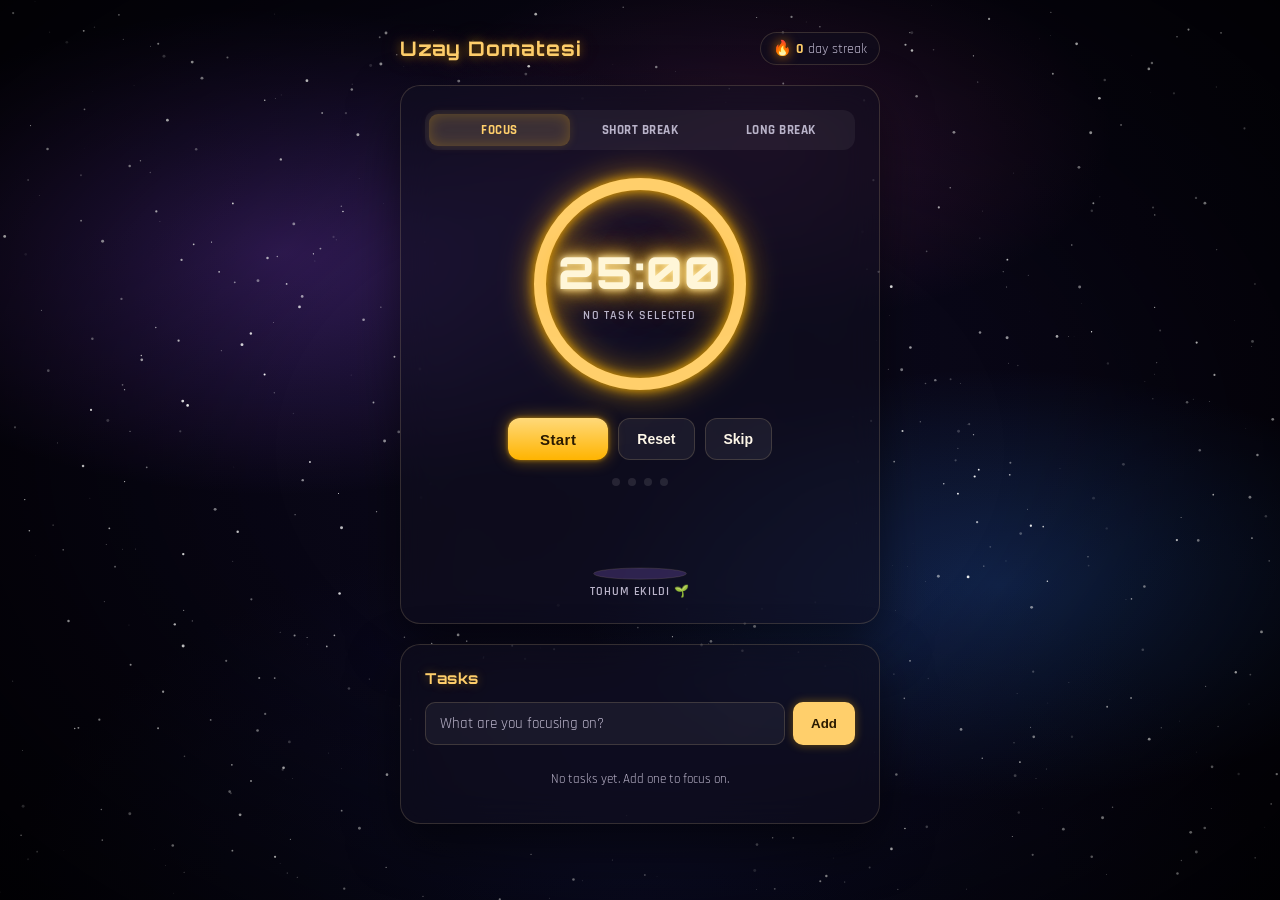
<file: index.html>
<!DOCTYPE html>
<html lang="en">
<head>
<meta charset="UTF-8">
<meta name="viewport" content="width=device-width, initial-scale=1.0">
<title>Uzay Domatesi</title>
<link rel="preconnect" href="https://fonts.googleapis.com">
<link rel="preconnect" href="https://fonts.gstatic.com" crossorigin>
<link href="https://fonts.googleapis.com/css2?family=Orbitron:wght@500;700;900&family=Rajdhani:wght@400;600;700&display=swap" rel="stylesheet">
<link rel="stylesheet" href="style.css">
</head>
<body>
  <canvas id="sky"></canvas>
  <div class="nebula"></div>
  <div class="vignette"></div>

  <div class="app">
    <header class="top-bar">
      <h1>Uzay Domatesi</h1>
      <div class="streak" id="streak">
        <span class="flame">🔥</span>
        <span id="streakCount">0</span>
        <span class="streak-label">day streak</span>
      </div>
    </header>

    <main class="timer-card" id="timerCard">
      <div class="mode-switch">
        <button class="mode-btn active" data-mode="focus">Focus</button>
        <button class="mode-btn" data-mode="short">Short Break</button>
        <button class="mode-btn" data-mode="long">Long Break</button>
      </div>

      <div class="ring-wrap">
        <svg class="ring" viewBox="0 0 220 220">
          <circle class="ring-bg" cx="110" cy="110" r="100"></circle>
          <circle class="ring-progress" id="ringProgress" cx="110" cy="110" r="100"></circle>
        </svg>
        <div class="time-display">
          <span id="timeLeft">25:00</span>
          <span class="active-task" id="activeTaskLabel">No task selected</span>
        </div>
      </div>

      <div class="controls">
        <button id="startPauseBtn" class="primary-btn">Start</button>
        <button id="resetBtn" class="secondary-btn">Reset</button>
        <button id="skipBtn" class="secondary-btn">Skip</button>
      </div>

      <div class="pomo-dots" id="pomoDots"></div>

      <div class="garden" id="garden">
        <svg viewBox="0 0 200 110" class="garden-svg">
          <ellipse class="soil" cx="100" cy="102" rx="58" ry="7"></ellipse>

          <g id="sprout" class="sprout">
            <path d="M100,102 q-5,-10 0,-17"></path>
            <path d="M100,102 q6,-8 0,-15"></path>
          </g>

          <rect id="stem" class="stem" x="99" y="42" width="2" height="60"></rect>

          <g id="leaf1" class="leaf leaf-left">
            <ellipse cx="-13" cy="-4" rx="15" ry="6"></ellipse>
          </g>
          <g id="leaf2" class="leaf leaf-right">
            <ellipse cx="13" cy="-4" rx="15" ry="6"></ellipse>
          </g>

          <g id="tomatoAnchor" class="tomato-anchor">
            <g id="tomatoGroup" class="tomato-group">
              <path class="calyx" d="M0,-9 l-4,-5 l4,2 l4,-2 z"></path>
              <circle id="tomato" class="tomato" cx="0" cy="0" r="9"></circle>
              <ellipse class="tomato-shine" cx="-3" cy="-3" rx="2.5" ry="1.6"></ellipse>
            </g>
          </g>
        </svg>
        <div class="garden-caption" id="gardenCaption">Tohum ekildi 🌱</div>
      </div>
    </main>

    <section class="tasks-card">
      <h2>Tasks</h2>
      <form id="taskForm" class="task-form">
        <input type="text" id="taskInput" placeholder="What are you focusing on?" autocomplete="off" maxlength="80">
        <button type="submit">Add</button>
      </form>
      <ul id="taskList" class="task-list"></ul>
    </section>
  </div>

  <div class="celebrate" id="celebrate"></div>

  <script src="sky.js"></script>
  <script src="app.js"></script>
</body>
</html>
</file>
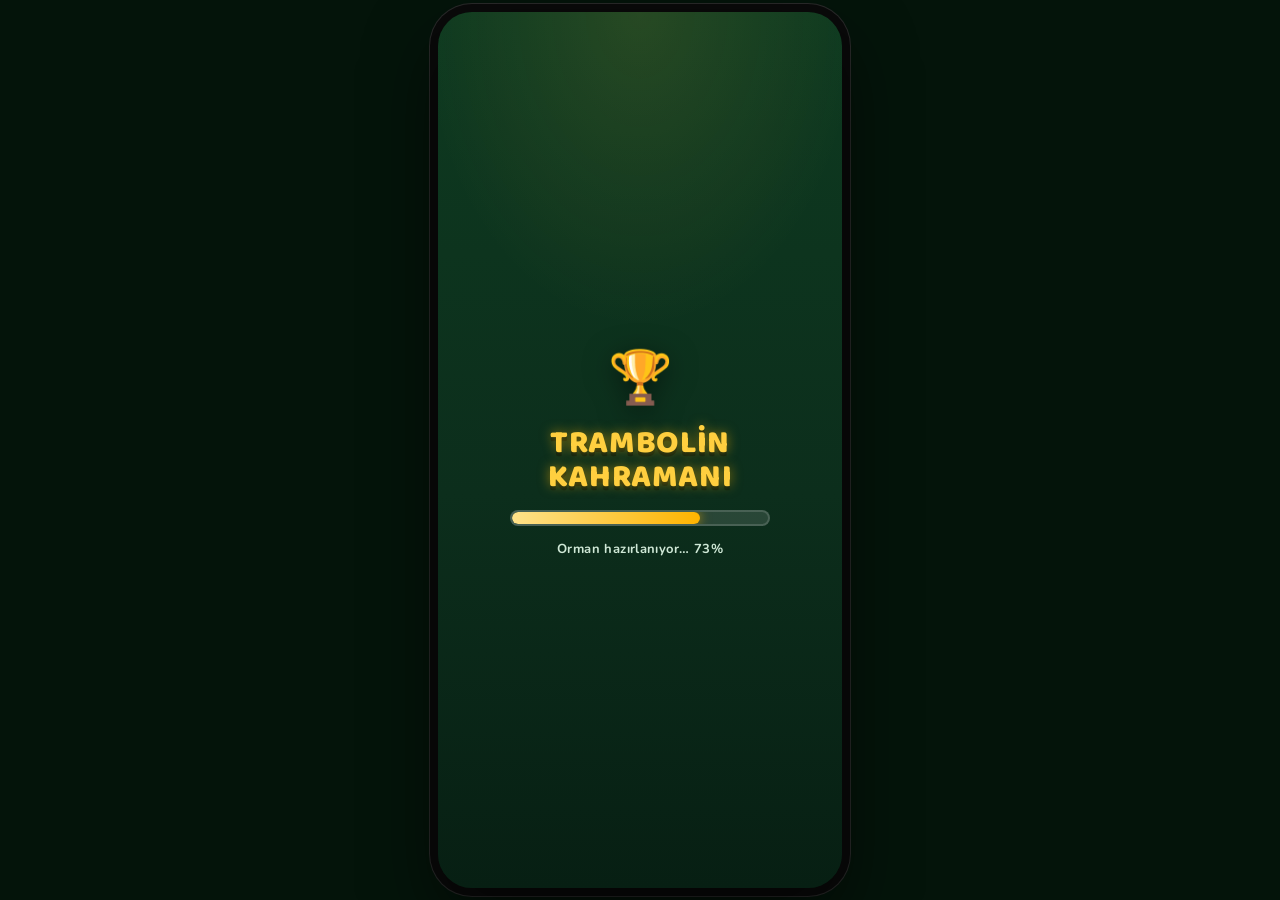
<file: trampoline-game/index.html>
<!DOCTYPE html>
<html lang="tr">
<head>
<meta charset="UTF-8">
<meta name="viewport" content="width=device-width, initial-scale=1.0, maximum-scale=1.0, user-scalable=no, viewport-fit=cover">
<title>Trambolin Kahramanı</title>
<link rel="preconnect" href="https://fonts.googleapis.com">
<link rel="preconnect" href="https://fonts.gstatic.com" crossorigin>
<link href="https://fonts.googleapis.com/css2?family=Baloo+2:wght@500;700;800&family=Nunito:wght@400;600;700;800&display=swap" rel="stylesheet">
<link rel="stylesheet" href="style.css">
</head>
<body>
<div class="phone-frame" id="phoneFrame">
  <canvas id="game"></canvas>

  <!-- Yükleniyor ekranı -->
  <section class="screen loading-screen" id="loadingScreen">
    <div class="logo-badge">🏆</div>
    <h1 class="game-title">TRAMBOLİN<br>KAHRAMANI</h1>
    <div class="loading-bar-track">
      <div class="loading-bar-fill" id="loadingFill"></div>
    </div>
    <p class="loading-label" id="loadingLabel">Orman hazırlanıyor… 0%</p>
  </section>

  <!-- Ana menü -->
  <section class="screen menu-screen" id="menuScreen" hidden>
    <div class="wordart-banner upgrade-banner" id="upgradeBanner" hidden><span class="wordart-text">YÜKSELTMELER</span></div>
    <div class="menu-header">
      <div class="menu-header-title">
        <div class="logo-badge tiny">🥷</div>
        <h1 class="game-title small">TRAMBOLİN KAHRAMANI</h1>
      </div>
      <div class="gold-badge" id="menuGold"><span class="coin-dot">🪙</span><span id="menuGoldAmount">0</span></div>
    </div>

    <div class="level-list" id="levelList"><!-- JS ile doldurulur --></div>

    <div class="menu-buttons">
      <button class="btn btn-primary" id="startBtn">OYNA</button>
      <div class="menu-buttons-row">
        <div class="shop-btn-wrap">
          <div class="shop-hint" id="shopHint" hidden>
            <span class="shop-hint-arrow">⬆️</span>
            <span class="shop-hint-text">Yükseltme yap!</span>
          </div>
          <button class="btn btn-secondary" id="shopBtn">🛠️ YÜKSELTMELER</button>
        </div>
        <button class="btn btn-secondary" id="howtoBtn">❔ NASIL OYNANIR</button>
      </div>
    </div>
  </section>

  <!-- Nasıl oynanır ekranı -->
  <section class="screen howto-screen" id="howtoScreen" hidden>
    <h2 class="howto-title">Nasıl Oynanır?</h2>
    <ul class="howto-list">
      <li>
        <span class="howto-icon">🤸</span>
        <span>Kahramanın trambolin üzerinde otomatik olarak zıplar.</span>
      </li>
      <li>
        <span class="howto-icon">👆</span>
        <span>Havadayken ekrana dokun, her dokunuş onu biraz daha <b>yükseğe</b> fırlatır!</span>
      </li>
      <li>
        <span class="howto-icon">🪙</span>
        <span>Ne kadar yükseğe çıkarsan, o kadar çok <b>altın ödül</b> toplarsın.</span>
      </li>
      <li>
        <span class="howto-icon">🎭</span>
        <span>Tüm ödülleri topla, bölümü geç ve kahramanın <b>gizemli maskesi</b> düşsün!</span>
      </li>
      <li>
        <span class="howto-icon">🛠️</span>
        <span>Topladığın altınlarla <b>Yükseltmeler</b>'den trambolini geliştir — oyun sırasında da açabilirsin, etkisi hemen başlar!</span>
      </li>
      <li>
        <span class="howto-icon">🗺️</span>
        <span>Bölümü geçince yeni bir tema açılır: Kar Dağı, Çöl Vahası, Balon Şenliği ve Slime Körfezi, Turkuaz Ada, Gökdelenler, Örümcek Kulesi, Beyzbol Stadyumu, Uzay Yarışı, Kutup Işıkları, Volkan Ağzı, Okyanus Derinliği, Kristal Mağara, Fener Bayramı, Hayalet Kale, Şeker Diyarı, Antik Tapınak, Bulut Krallığı, Çiçek Bahçesi ve Korsan Adası seni bekliyor. Gökdelenlerde helikoptere binince dokunarak hızlan, pervanelerle bulutları yar! 🚁 Örümcek Kulesi'nde trambolinden zıpladıktan sonra bir örümcek kahraman sana ağ atıp birlikte yükseklere taşır 🕸️ — ama ağda süzülme hızı hızla düşer, bu yüzden tırmanmaya devam etmek için ekrana <b>aralıksız dokunman</b> gerekir; tıklamayı bırakırsan yavaşça düşmeye başlarsın! Beyzbol Stadyumu'nda dev ışık kuleleri ve toprak elmasın üzerinde altın yerine <b>futbol, basketbol ve tenis topu</b> toplarsın ⚽🏀🎾. Uzay Yarışı'nda yıldızların arasında altın yerine <b>kuyruklu yıldız</b> toplarsın ☄️ — her kuyruklu yıldız seni kalıcı olarak <b>daha da hızlandırır</b>, tempo gittikçe artar! Kutup Işıkları'nda gökyüzünde dalgalanan auroralar altında altın yerine <b>kar taneleri</b> ❄️ toplarsın. Volkan Ağzı'nda kaynayan lav gölünün üzerinde altın yerine <b>kor</b> 🔥 toplarsın. Okyanus Derinliği'nde mercanlar arasından yüzeye doğru yüzerken altın yerine <b>inci</b> 🫧 toplarsın. Kristal Mağara'da parlayan kristal kümeleri arasında altın yerine <b>kristal</b> 💎 toplarsın. Fener Bayramı'nda gökyüzünde süzülen kağıt fenerlerin arasında altın yerine <b>fener</b> 🏮 toplarsın. Hayalet Kale'de ürkütücü kule siluetleri arasında altın yerine dost canlısı <b>hayalet ışıkları</b> 👻 toplarsın. Şeker Diyarı'nda pastel gökyüzünde altın yerine <b>lolipop</b> 🍭 toplarsın. Antik Tapınak'ta asma kaplı taş sütunlar arasında altın yerine <b>antik heykelcik</b> 🗿 toplarsın. Bulut Krallığı'nda pastel bulut adaları arasında altın yerine <b>gökkuşağı</b> 🌈 toplarsın. Çiçek Bahçesi'nde dev çiçekler arasında altın yerine <b>kelebek</b> 🦋 toplarsın. Korsan Adası'nda palmiye ve gemi enkazları arasında altın yerine <b>hazine</b> 💰 toplarsın. Her bölümde yeni yükseltme kademeleri açılır. Mancınığa, helikoptere ve ağ kulesine ilk girdiğinde birkaç altına o bölüme özel bir takviye teklif edilir — ister al, ister geç! Mancınığa ulaşınca ekrana basılı tut, metre yeşildeyken bırak! 🎯 Balonları itip geç 🎈, yapışan slime'ları dokunarak silkele! Uçuş Takviyesi her dokunuşta daha çok slime atar, Yay Gücü ise yükünü hafifletir.</span>
      </li>
      <li>
        <span class="howto-icon">✕</span>
        <span>Takılırsan HUD'daki <b>Bölümü Bitir</b> ile ana menüye dönebilirsin — ama önce Yükseltmeler'den güçlenmeyi dene!</span>
      </li>
    </ul>
    <div class="menu-buttons">
      <button class="btn btn-primary" id="howtoStartBtn">ANLADIM, OYNA!</button>
      <button class="btn btn-secondary" id="howtoBackBtn">GERİ</button>
    </div>
  </section>

  <!-- Dükkan / yükseltme ekranı -->
  <section class="screen shop-screen" id="shopScreen" hidden>
    <h2 class="howto-title">🛠️ Yükseltmeler</h2>
    <div class="gold-badge large" id="shopGold"><span class="coin-dot">🪙</span><span id="shopGoldAmount">0</span></div>

    <div class="upgrade-list" id="upgradeList"><!-- JS ile doldurulur --></div>

    <div class="menu-buttons">
      <button class="btn btn-secondary" id="shopBackBtn">GERİ</button>
    </div>
  </section>

  <!-- Bölüme özel tek seferlik takviye teklifi (mancınık / helikopter / ağ) -->
  <section class="screen boost-screen" id="boostScreen" hidden>
    <div class="logo-badge" id="boostIcon">🎯</div>
    <h2 class="howto-title" id="boostTitle">Mancınık Kuvveti</h2>
    <p class="boost-desc" id="boostDesc">Fırlatma metresinde yeşil bölge genişler.</p>
    <div class="gold-badge large" id="boostGold"><span class="coin-dot">🪙</span><span id="boostGoldAmount">0</span></div>
    <div class="menu-buttons">
      <button class="btn btn-primary" id="boostYesBtn">Evet, Al! (<span id="boostCostLabel">20</span> 🪙)</button>
      <button class="btn btn-secondary" id="boostNoBtn">Hayır, Geç</button>
    </div>
  </section>

  <!-- Oyun içi HUD -->
  <div class="hud" id="hud" hidden>
    <div class="hud-top">
      <div class="hud-level" id="hudLevel">Bölüm 1 · Yeşil Orman</div>
      <div class="hud-badges">
        <div class="hud-coins"><span class="coin-dot" id="hudCoinIcon">🪙</span><span id="coinCount">0</span>/<span id="coinTotal">6</span></div>
        <div class="hud-gold"><span class="coin-dot">💰</span><span id="hudGoldAmount">0</span></div>
      </div>
    </div>
    <div class="slime-warn" id="slimeWarn" hidden></div>
    <div class="height-track">
      <div class="height-fill" id="heightFill"></div>
    </div>
    <div class="hud-bottom">
      <div class="hud-chips">
        <div class="chip-col" id="chipsLeft"></div>
        <div class="chip-col right" id="chipsRight"></div>
      </div>
      <div class="hud-actions">
        <div class="hud-shop-wrap" id="hudShopWrap">
          <div class="shop-hint" id="hudShopHint" hidden>
            <span class="shop-hint-arrow">⬆️</span>
            <span class="shop-hint-text">Yükseltme yap!</span>
          </div>
          <button class="hud-shop-btn" id="hudShopBtn">🛠️ Yükseltmeler</button>
        </div>
        <button class="hud-shop-btn" id="hudRestartBtn">🔄 Yeniden Başlat</button>
        <button class="hud-shop-btn hud-quit-btn" id="hudQuitBtn">✕ Bölümü Bitir</button>
      </div>
    </div>
  </div>

  <!-- Mancınık fırlatma metresi -->
  <div class="sling-meter" id="slingMeter" hidden>
    <div class="sling-meter-title">FIRLATMA GÜCÜ</div>
    <div class="sling-meter-bar">
      <div class="sling-seg sling-red"></div>
      <div class="sling-seg sling-yellow"></div>
      <div class="sling-seg sling-green"></div>
      <div class="sling-marker" id="slingMarker"></div>
    </div>
    <div class="sling-meter-labels"><span>Yetersiz</span><span>Orta</span><span>Yeterli</span></div>
    <div class="sling-meter-hint">Basılı tut, yeşilde bırak!</div>
  </div>
  <div class="sling-result" id="slingResult" hidden></div>
  <div class="wordart-banner sling-hold-banner" id="slingHoldBanner" hidden><span class="wordart-text">BASILI TUT!</span></div>
  <div class="wordart-banner ingame-upgrade-banner" id="ingameUpgradeBanner" hidden><span class="wordart-text">YÜKSELTMELER</span></div>

  <!-- Bölüm tamamlandı ekranı -->
  <section class="screen complete-screen" id="completeScreen" hidden>
    <div class="confetti-layer" id="confettiLayer"></div>
    <div class="logo-badge">🎉</div>
    <h1 class="game-title small">TEBRİKLER!</h1>
    <p class="complete-sub" id="completeLevelName">Bölüm 1 Tamamlandı</p>
    <p class="complete-sub2">Kahramanın maskesi düştü! 🎭➡️😄</p>
    <p class="complete-gold" id="completeGoldEarned">+60 🪙</p>
    <p class="complete-unlock" id="completeUnlockMsg" hidden>Yeni bölüm açıldı!</p>
    <div class="menu-buttons">
      <button class="btn btn-primary btn-lg" id="nextLevelBtn" hidden>SONRAKİ BÖLÜM</button>
      <button class="btn btn-secondary btn-lg" id="replayBtn">TEKRAR OYNA</button>
      <button class="btn btn-secondary" id="menuBtn">ANA MENÜ</button>
    </div>
  </section>
</div>

  <script src="game.js"></script>
</body>
</html>
</file>
<file: style.css>
:root {
  color-scheme: dark;
  --ink: #fdf6e8;
  --muted: #b9b3c9;
  --accent: #ffcf6b;
  --accent-glow: #ffb400;
  --accent-soft: rgba(255, 190, 90, 0.16);
  --break: #7fe3ff;
  --break-glow: #29c2ff;
  --break-soft: rgba(120, 220, 255, 0.14);
  --card: rgba(18, 16, 32, 0.55);
  --card-solid: rgba(22, 19, 38, 0.9);
  --ring-bg: rgba(255, 255, 255, 0.1);
  --border: rgba(255, 220, 160, 0.16);
  --shadow: 0 20px 50px rgba(0, 0, 0, 0.5);
}

* { box-sizing: border-box; }

html, body {
  height: 100%;
}

body {
  margin: 0;
  background: #04030a;
  color: var(--ink);
  font-family: 'Rajdhani', -apple-system, BlinkMacSystemFont, "Segoe UI", Roboto, Helvetica, Arial, sans-serif;
  min-height: 100vh;
  display: flex;
  justify-content: center;
  padding: 32px 16px 64px;
  position: relative;
}

#sky {
  position: fixed;
  inset: 0;
  z-index: 0;
}

.nebula {
  position: fixed;
  inset: 0;
  z-index: 1;
  pointer-events: none;
  background:
    radial-gradient(ellipse 60% 45% at 22% 28%, rgba(120, 60, 200, 0.35), transparent 60%),
    radial-gradient(ellipse 55% 40% at 78% 65%, rgba(30, 100, 190, 0.30), transparent 60%),
    radial-gradient(ellipse 45% 35% at 60% 15%, rgba(190, 60, 140, 0.20), transparent 60%),
    radial-gradient(ellipse 70% 60% at 50% 100%, rgba(10, 15, 40, 0.6), transparent 70%);
  mix-blend-mode: screen;
  animation: drift 40s ease-in-out infinite alternate;
}

@keyframes drift {
  0%   { transform: scale(1) translate(0, 0); }
  100% { transform: scale(1.08) translate(-1.5%, 1%); }
}

.vignette {
  position: fixed;
  inset: 0;
  z-index: 2;
  pointer-events: none;
  background: radial-gradient(ellipse at center, transparent 40%, rgba(0,0,0,0.6) 100%);
}

.app {
  position: relative;
  z-index: 3;
  width: 100%;
  max-width: 480px;
  display: flex;
  flex-direction: column;
  gap: 20px;
}

.top-bar {
  display: flex;
  align-items: center;
  justify-content: space-between;
}

.top-bar h1 {
  font-family: 'Orbitron', sans-serif;
  font-size: 20px;
  margin: 0;
  font-weight: 700;
  letter-spacing: 0.04em;
  color: var(--accent);
  text-shadow: 0 0 10px rgba(255, 180, 0, 0.5), 0 0 24px rgba(255, 180, 0, 0.25);
}

.streak {
  display: flex;
  align-items: center;
  gap: 4px;
  font-size: 14px;
  color: var(--muted);
  background: var(--card);
  backdrop-filter: blur(10px);
  padding: 6px 12px;
  border-radius: 999px;
  border: 1px solid var(--border);
}

.streak .flame {
  font-size: 15px;
  filter: drop-shadow(0 0 6px rgba(255, 150, 0, 0.8));
}
#streakCount { color: var(--accent); font-weight: 700; }

.timer-card, .tasks-card {
  background: var(--card);
  backdrop-filter: blur(16px);
  border-radius: 20px;
  padding: 24px;
  box-shadow: var(--shadow);
  border: 1px solid var(--border);
}

.mode-switch {
  display: flex;
  background: rgba(255, 255, 255, 0.05);
  border-radius: 12px;
  padding: 4px;
  margin-bottom: 24px;
}

.mode-btn {
  flex: 1;
  border: none;
  background: transparent;
  color: var(--muted);
  padding: 8px 6px;
  border-radius: 9px;
  font-family: 'Rajdhani', sans-serif;
  font-size: 13px;
  font-weight: 700;
  letter-spacing: 0.04em;
  text-transform: uppercase;
  cursor: pointer;
  transition: background 0.2s, color 0.2s;
}

.mode-btn.active {
  background: rgba(255, 207, 107, 0.12);
  color: var(--accent);
  box-shadow: 0 0 14px rgba(255, 180, 0, 0.25) inset, 0 0 10px rgba(255, 180, 0, 0.15);
}

body[data-mode="short"] .mode-btn.active,
body[data-mode="long"] .mode-btn.active {
  background: rgba(127, 227, 255, 0.12);
  color: var(--break);
  box-shadow: 0 0 14px rgba(41, 194, 255, 0.25) inset, 0 0 10px rgba(41, 194, 255, 0.15);
}

.ring-wrap {
  position: relative;
  width: 220px;
  height: 220px;
  margin: 0 auto 24px;
}

.ring { width: 100%; height: 100%; transform: rotate(-90deg); overflow: visible; }

.ring-bg {
  fill: none;
  stroke: var(--ring-bg);
  stroke-width: 12;
}

.ring-progress {
  fill: none;
  stroke: var(--accent);
  stroke-width: 12;
  stroke-linecap: round;
  stroke-dasharray: 628.3;
  stroke-dashoffset: 0;
  filter: drop-shadow(0 0 6px var(--accent-glow)) drop-shadow(0 0 14px rgba(255, 180, 0, 0.6));
  transition: stroke-dashoffset 0.3s linear, stroke 0.3s;
}

body[data-mode="short"] .ring-progress,
body[data-mode="long"] .ring-progress {
  stroke: var(--break);
  filter: drop-shadow(0 0 6px var(--break-glow)) drop-shadow(0 0 14px rgba(41, 194, 255, 0.6));
}

.time-display {
  position: absolute;
  inset: 0;
  display: flex;
  flex-direction: column;
  align-items: center;
  justify-content: center;
  gap: 8px;
}

#timeLeft {
  font-family: 'Orbitron', sans-serif;
  font-size: 44px;
  font-weight: 900;
  font-variant-numeric: tabular-nums;
  letter-spacing: 0.02em;
  color: #fff6d8;
  text-shadow:
    0 0 6px #ffe9a8,
    0 0 14px #ffd166,
    0 0 26px #ffb400,
    0 0 44px rgba(255, 157, 0, 0.6);
  animation: flicker 3.2s ease-in-out infinite;
}

body[data-mode="short"] #timeLeft,
body[data-mode="long"] #timeLeft {
  color: #eafcff;
  text-shadow:
    0 0 6px #b6f2ff,
    0 0 14px #7fe3ff,
    0 0 26px #29c2ff,
    0 0 44px rgba(41, 194, 255, 0.6);
}

@keyframes flicker {
  0%, 100% { opacity: 1; filter: brightness(1); }
  48%      { opacity: 1; filter: brightness(1); }
  50%      { opacity: 0.92; filter: brightness(0.94); }
  52%      { opacity: 1; filter: brightness(1.03); }
  76%      { opacity: 0.97; filter: brightness(0.98); }
  78%      { opacity: 1; filter: brightness(1); }
}

.active-task {
  font-family: 'Rajdhani', sans-serif;
  font-size: 12px;
  font-weight: 600;
  letter-spacing: 0.1em;
  text-transform: uppercase;
  color: var(--muted);
  max-width: 200px;
  text-align: center;
  overflow: hidden;
  text-overflow: ellipsis;
  white-space: nowrap;
}

.controls {
  display: flex;
  gap: 10px;
  justify-content: center;
  margin-bottom: 18px;
}

.primary-btn {
  background: linear-gradient(180deg, #ffd97a, #ffb400);
  color: #2a1a00;
  border: none;
  padding: 12px 32px;
  border-radius: 12px;
  font-size: 15px;
  font-weight: 700;
  letter-spacing: 0.03em;
  cursor: pointer;
  box-shadow: 0 0 16px rgba(255, 180, 0, 0.45), 0 0 4px rgba(255, 180, 0, 0.6);
  transition: transform 0.1s, opacity 0.2s;
}

body[data-mode="short"] .primary-btn,
body[data-mode="long"] .primary-btn {
  background: linear-gradient(180deg, #a6ecff, #29c2ff);
  color: #002733;
  box-shadow: 0 0 16px rgba(41, 194, 255, 0.45), 0 0 4px rgba(41, 194, 255, 0.6);
}

.primary-btn:active { transform: scale(0.97); }

.secondary-btn {
  background: rgba(255, 255, 255, 0.06);
  color: var(--ink);
  border: 1px solid var(--border);
  padding: 12px 18px;
  border-radius: 12px;
  font-size: 14px;
  font-weight: 600;
  cursor: pointer;
}

.secondary-btn:active { transform: scale(0.97); }

.pomo-dots {
  display: flex;
  justify-content: center;
  gap: 8px;
}

.pomo-dots .dot {
  width: 8px;
  height: 8px;
  border-radius: 50%;
  background: var(--ring-bg);
}

.pomo-dots .dot.filled {
  background: var(--accent);
  box-shadow: 0 0 8px rgba(255, 180, 0, 0.8);
}

.garden {
  margin-top: 6px;
  display: flex;
  flex-direction: column;
  align-items: center;
  gap: 4px;
  opacity: 1;
  transition: opacity 0.6s ease;
}

body:not([data-mode="focus"]) .garden {
  opacity: 0;
  pointer-events: none;
}

.garden-svg {
  width: 100%;
  max-width: 240px;
  height: 88px;
  overflow: visible;
}

.soil {
  fill: rgba(130, 90, 200, 0.28);
  stroke: rgba(255, 220, 160, 0.15);
  stroke-width: 1;
}

.sprout path {
  fill: none;
  stroke: #7ee08a;
  stroke-width: 2.4;
  stroke-linecap: round;
  filter: drop-shadow(0 0 4px rgba(120, 255, 140, 0.6));
  transition: opacity 0.4s ease;
}

.stem {
  fill: #6bc96f;
  transform: scaleY(0);
  transform-box: fill-box;
  transform-origin: 50% 100%;
  filter: drop-shadow(0 0 4px rgba(120, 255, 140, 0.45));
  transition: transform 0.4s ease-out;
}

.leaf {
  transform: translate(100px, 102px) scale(0);
  transition: transform 0.4s ease-out;
}

.leaf ellipse {
  fill: #5fbf5a;
  filter: drop-shadow(0 0 3px rgba(120, 255, 140, 0.4));
}

.leaf-left ellipse { transform: rotate(-20deg); }
.leaf-right ellipse { transform: rotate(20deg); }

.tomato-anchor {
  transform: translate(100px, 96px);
  transition: transform 0.4s ease-out;
}

.tomato-group {
  transform: scale(0);
  transition: transform 0.35s ease-out;
}

.tomato {
  fill: #5bbf5a;
  transition: fill 0.6s linear, filter 0.6s linear;
}

.calyx {
  fill: #4a9c3f;
}

.tomato-shine {
  fill: rgba(255, 255, 255, 0.55);
}

.tomato-anchor.falling {
  transition: transform 0.65s cubic-bezier(0.55, 0.06, 0.68, 0.19);
}

.garden-caption {
  font-family: 'Rajdhani', sans-serif;
  font-size: 12px;
  font-weight: 600;
  letter-spacing: 0.08em;
  text-transform: uppercase;
  color: var(--muted);
}

.tasks-card h2 {
  font-family: 'Orbitron', sans-serif;
  font-size: 15px;
  letter-spacing: 0.04em;
  margin: 0 0 14px;
  color: var(--accent);
  text-shadow: 0 0 10px rgba(255, 180, 0, 0.35);
}

.task-form {
  display: flex;
  gap: 8px;
  margin-bottom: 14px;
}

.task-form input {
  flex: 1;
  padding: 11px 14px;
  border-radius: 10px;
  border: 1px solid var(--border);
  background: rgba(255, 255, 255, 0.05);
  color: var(--ink);
  font-family: 'Rajdhani', sans-serif;
  font-size: 15px;
}

.task-form input::placeholder { color: var(--muted); }

.task-form input:focus { outline: 2px solid var(--accent); outline-offset: 1px; }

.task-form button {
  background: var(--accent);
  color: #2a1a00;
  border: none;
  padding: 0 18px;
  border-radius: 10px;
  font-weight: 700;
  cursor: pointer;
  box-shadow: 0 0 10px rgba(255, 180, 0, 0.4);
}

.task-list {
  list-style: none;
  margin: 0;
  padding: 0;
  display: flex;
  flex-direction: column;
  gap: 6px;
}

.task-item {
  display: flex;
  align-items: center;
  gap: 10px;
  padding: 10px 12px;
  border-radius: 10px;
  cursor: pointer;
  border: 1px solid transparent;
}

.task-item:hover { background: rgba(255, 255, 255, 0.05); }

.task-item.selected {
  border-color: var(--border);
  background: var(--accent-soft);
}

.task-item input[type="checkbox"] {
  width: 18px;
  height: 18px;
  accent-color: var(--accent);
  flex-shrink: 0;
}

.task-item .task-text {
  flex: 1;
  font-size: 15px;
}

.task-item.done .task-text {
  text-decoration: line-through;
  color: var(--muted);
}

.task-item .pomo-count {
  font-size: 12px;
  color: var(--muted);
  white-space: nowrap;
}

.task-item .remove-btn {
  background: none;
  border: none;
  color: var(--muted);
  font-size: 16px;
  cursor: pointer;
  padding: 2px 6px;
  border-radius: 6px;
  flex-shrink: 0;
}

.task-item .remove-btn:hover {
  color: var(--accent);
}

.empty-state {
  color: var(--muted);
  font-size: 13px;
  text-align: center;
  padding: 12px 0;
}

.celebrate {
  position: fixed;
  inset: 0;
  pointer-events: none;
  overflow: hidden;
  z-index: 999;
}

.confetti {
  position: absolute;
  top: -20px;
  width: 8px;
  height: 14px;
  opacity: 0.9;
  animation: fall linear forwards;
}

@keyframes fall {
  to {
    transform: translateY(110vh) rotate(540deg);
    opacity: 0;
  }
}

.timer-card.pulse {
  animation: pulse 0.6s ease;
}

@keyframes pulse {
  0% { transform: scale(1); }
  30% { transform: scale(1.02); }
  100% { transform: scale(1); }
}
</file>
<file: trampoline-game/style.css>
:root {
  color-scheme: dark;
  --gold: #ffcf3f;
  --gold-glow: #ffb400;
  --forest-dark: #0c2e1c;
  --forest-mid: #164a2b;
  --ink: #fff8e6;
  --muted: #cfe8d6;
}

* { box-sizing: border-box; -webkit-tap-highlight-color: transparent; }

html, body {
  height: 100%;
  margin: 0;
  overscroll-behavior: none;
  touch-action: manipulation;
}

body {
  background: #04140a;
  color: var(--ink);
  font-family: 'Nunito', -apple-system, BlinkMacSystemFont, "Segoe UI", Roboto, sans-serif;
  display: flex;
  align-items: center;
  justify-content: center;
  min-height: 100vh;
  padding: 12px;
  user-select: none;
}

.phone-frame {
  position: relative;
  width: min(100vw - 24px, calc((100vh - 24px) * 390 / 844));
  aspect-ratio: 390 / 844;
  background: #04140a;
  border-radius: 34px;
  overflow: hidden;
  box-shadow: 0 30px 70px rgba(0, 0, 0, 0.6), 0 0 0 8px #0a0a0a, 0 0 0 9px #2a2a2a;
}

#game {
  position: absolute;
  inset: 0;
  width: 100%;
  height: 100%;
  display: block;
  touch-action: none;
}

[hidden] {
  display: none !important;
}

.screen {
  position: absolute;
  inset: 0;
  z-index: 5;
  display: flex;
  flex-direction: column;
  align-items: center;
  justify-content: center;
  gap: 14px;
  padding: 32px 26px;
  text-align: center;
  background:
    radial-gradient(ellipse 90% 60% at 50% 0%, rgba(255, 207, 63, 0.10), transparent 60%),
    linear-gradient(180deg, #0e3a20 0%, #0c2e1c 55%, #071f13 100%);
}

.logo-badge {
  font-size: 52px;
  filter: drop-shadow(0 6px 14px rgba(0, 0, 0, 0.5));
  animation: bob 2.4s ease-in-out infinite;
}
.logo-badge.small { font-size: 40px; }
.logo-badge.tiny { font-size: 26px; animation: none; }

@keyframes bob {
  0%, 100% { transform: translateY(0); }
  50% { transform: translateY(-8px); }
}

.game-title {
  font-family: 'Baloo 2', 'Nunito', sans-serif;
  font-weight: 800;
  font-size: 32px;
  line-height: 1.08;
  margin: 0;
  letter-spacing: 0.02em;
  color: var(--gold);
  text-shadow: 0 0 12px rgba(255, 180, 0, 0.55), 0 4px 0 rgba(0, 0, 0, 0.35);
}
.game-title.small { font-size: 26px; }

.level-subtitle {
  margin: 0;
  color: var(--muted);
  font-weight: 700;
  font-size: 15px;
  letter-spacing: 0.03em;
}

/* Menu header */
.menu-header {
  width: 100%;
  max-width: 320px;
  display: flex;
  align-items: center;
  justify-content: space-between;
  gap: 8px;
}

.menu-header-title {
  display: flex;
  align-items: center;
  gap: 8px;
  min-width: 0;
}

.menu-header-title .game-title {
  font-size: 15px;
  line-height: 1.15;
  text-align: left;
}

.gold-badge {
  display: flex;
  align-items: center;
  gap: 5px;
  font-family: 'Baloo 2', sans-serif;
  font-weight: 700;
  font-size: 15px;
  color: var(--gold);
  background: rgba(0, 0, 0, 0.3);
  border: 1px solid rgba(255, 207, 63, 0.3);
  padding: 6px 12px;
  border-radius: 999px;
  flex-shrink: 0;
}

.gold-badge.large {
  font-size: 20px;
  padding: 8px 18px;
}

/* Level list */
.level-list {
  width: 100%;
  max-width: 320px;
  display: flex;
  flex-direction: column;
  gap: 8px;
}

.level-card {
  display: flex;
  align-items: center;
  gap: 10px;
  background: rgba(255, 255, 255, 0.06);
  border: 1px solid rgba(255, 255, 255, 0.12);
  border-radius: 14px;
  padding: 10px 12px;
  text-align: left;
  cursor: pointer;
  font-family: 'Nunito', sans-serif;
  color: var(--ink);
  transition: transform 0.1s ease, border-color 0.15s ease;
}

.level-card:active { transform: scale(0.98); }

.level-card.current {
  border-color: var(--gold);
  background: rgba(255, 207, 63, 0.12);
}

.level-card.locked {
  opacity: 0.55;
  cursor: not-allowed;
}

.level-card-icon {
  font-size: 26px;
  width: 34px;
  text-align: center;
  flex-shrink: 0;
}

.level-card-info {
  flex: 1;
  min-width: 0;
}

.level-card-name {
  font-weight: 700;
  font-size: 13px;
}

.level-card-status {
  font-size: 11px;
  color: var(--muted);
}

.level-card-check {
  font-size: 16px;
  flex-shrink: 0;
}

.menu-buttons {
  display: flex;
  flex-direction: column;
  gap: 12px;
  width: 100%;
  max-width: 280px;
  margin-top: 8px;
}

.menu-buttons-row {
  display: flex;
  gap: 10px;
}

.menu-buttons-row .btn {
  flex: 1;
  padding-left: 6px;
  padding-right: 6px;
  font-size: 13px;
}

.shop-btn-wrap {
  position: relative;
  flex: 1;
  display: flex;
}

/* Animated hint pointing at the upgrades button after an incomplete run */
.shop-hint {
  position: absolute;
  bottom: 100%;
  left: 50%;
  transform: translateX(-50%);
  display: flex;
  flex-direction: column;
  align-items: center;
  gap: 2px;
  margin-bottom: 4px;
  pointer-events: none;
  white-space: nowrap;
  z-index: 2;
}

.shop-hint-arrow {
  font-size: 22px;
  animation: hint-bounce 0.9s ease-in-out infinite;
  filter: drop-shadow(0 0 6px rgba(255, 180, 0, 0.7));
}

.shop-hint-text {
  font-family: 'Baloo 2', sans-serif;
  font-weight: 700;
  font-size: 12px;
  color: var(--gold);
  background: rgba(0, 0, 0, 0.55);
  padding: 3px 10px;
  border-radius: 999px;
  text-shadow: 0 0 6px rgba(255, 180, 0, 0.6);
}

@keyframes hint-bounce {
  0%, 100% { transform: translateY(0); }
  50% { transform: translateY(6px); }
}

@media (prefers-reduced-motion: reduce) {
  .shop-hint-arrow { animation: none; }
}

.btn {
  border: none;
  padding: 15px 20px;
  border-radius: 16px;
  font-family: 'Baloo 2', 'Nunito', sans-serif;
  font-size: 17px;
  font-weight: 700;
  letter-spacing: 0.03em;
  cursor: pointer;
  transition: transform 0.1s ease;
}
.btn:active { transform: scale(0.96); }
.btn:focus-visible { outline: 3px solid #9be8ff; outline-offset: 2px; }
.btn:disabled { opacity: 0.45; cursor: not-allowed; transform: none; }

.btn-lg {
  font-size: 20px;
  padding: 17px 20px;
}

.btn-primary {
  background: linear-gradient(180deg, #ffe28a, var(--gold-glow));
  color: #3a2400;
  box-shadow: 0 8px 0 #a76a00, 0 10px 20px rgba(255, 180, 0, 0.35);
}

.btn-secondary {
  background: rgba(255, 255, 255, 0.08);
  color: var(--ink);
  border: 2px solid rgba(255, 255, 255, 0.18);
  box-shadow: 0 6px 0 rgba(0, 0, 0, 0.25);
}

.menu-hint {
  margin-top: 4px;
  font-size: 12px;
  color: var(--muted);
  opacity: 0.8;
}

/* Loading */
.loading-bar-track {
  width: 78%;
  max-width: 260px;
  height: 16px;
  border-radius: 999px;
  background: rgba(255, 255, 255, 0.12);
  overflow: hidden;
  border: 2px solid rgba(255, 255, 255, 0.15);
}

.loading-bar-fill {
  height: 100%;
  width: 0%;
  border-radius: 999px;
  background: linear-gradient(90deg, #ffe28a, var(--gold-glow));
  box-shadow: 0 0 12px rgba(255, 180, 0, 0.7);
  transition: width 0.15s ease-out;
}

.loading-label {
  margin: 0;
  font-size: 13px;
  font-weight: 700;
  color: var(--muted);
  letter-spacing: 0.03em;
}

/* Nasıl oynanır */
.howto-title {
  font-family: 'Baloo 2', sans-serif;
  color: var(--gold);
  font-size: 24px;
  margin: 0 0 4px;
}

.howto-list {
  list-style: none;
  margin: 0;
  padding: 0;
  display: flex;
  flex-direction: column;
  gap: 14px;
  text-align: left;
  width: 100%;
  max-width: 300px;
}

.howto-list li {
  display: flex;
  align-items: flex-start;
  gap: 12px;
  background: rgba(255, 255, 255, 0.06);
  border: 1px solid rgba(255, 255, 255, 0.12);
  border-radius: 14px;
  padding: 12px 14px;
  font-size: 14px;
  line-height: 1.4;
  color: var(--ink);
}

.howto-icon {
  font-size: 22px;
  flex-shrink: 0;
}

.howto-list b { color: var(--gold); }

/* Dükkan / yükseltmeler */
.upgrade-list {
  width: 100%;
  max-width: 320px;
  display: flex;
  flex-direction: column;
  gap: 12px;
}

.upgrade-card {
  background: rgba(255, 255, 255, 0.06);
  border: 1px solid rgba(255, 255, 255, 0.12);
  border-radius: 16px;
  padding: 14px 16px;
  text-align: left;
}

.upgrade-card-top {
  display: flex;
  align-items: center;
  gap: 10px;
  margin-bottom: 6px;
}

.upgrade-icon { font-size: 24px; }

.upgrade-name {
  font-weight: 700;
  font-size: 17px;
  flex: 1;
}

.upgrade-tier-dots {
  display: flex;
  gap: 4px;
}

.upgrade-tier-dots .dot {
  width: 8px;
  height: 8px;
  border-radius: 50%;
  background: rgba(255, 255, 255, 0.18);
}

.upgrade-tier-dots .dot.filled {
  background: var(--gold);
  box-shadow: 0 0 6px rgba(255, 180, 0, 0.8);
}

.upgrade-desc {
  font-size: 13px;
  color: var(--muted);
  margin: 0 0 10px;
  line-height: 1.4;
}

.upgrade-buy-row {
  display: flex;
  align-items: center;
  justify-content: space-between;
  gap: 10px;
}

.upgrade-cost {
  font-family: 'Baloo 2', sans-serif;
  font-weight: 700;
  font-size: 16px;
  color: var(--gold);
}

.upgrade-buy-btn {
  border: none;
  padding: 9px 16px;
  border-radius: 10px;
  font-family: 'Baloo 2', sans-serif;
  font-weight: 700;
  font-size: 15px;
  cursor: pointer;
  background: linear-gradient(180deg, #ffe28a, var(--gold-glow));
  color: #3a2400;
  box-shadow: 0 4px 0 #a76a00;
}

.upgrade-buy-btn:active { transform: scale(0.95); }
.upgrade-buy-btn:focus-visible { outline: 3px solid #9be8ff; outline-offset: 2px; }

.upgrade-buy-btn:disabled {
  background: rgba(255, 255, 255, 0.1);
  color: var(--muted);
  box-shadow: none;
  cursor: not-allowed;
}

/* HUD */
.hud {
  position: absolute;
  top: 0;
  left: 0;
  right: 0;
  bottom: 0;
  z-index: 4;
  padding: 16px 18px 14px;
  display: flex;
  flex-direction: column;
  gap: 8px;
  pointer-events: none;
}

.hud-top {
  display: flex;
  align-items: center;
  justify-content: space-between;
}

.hud-level {
  font-size: 11px;
  white-space: nowrap;
  min-width: 0;
  overflow: hidden;
  text-overflow: ellipsis;
  font-weight: 700;
  letter-spacing: 0.02em;
  color: var(--muted);
  background: rgba(0, 0, 0, 0.35);
  padding: 6px 12px;
  border-radius: 999px;
}

.hud-badges {
  display: flex;
  gap: 6px;
}

.hud-coins, .hud-gold {
  display: flex;
  align-items: center;
  gap: 4px;
  font-family: 'Baloo 2', sans-serif;
  font-weight: 700;
  font-size: 14px;
  color: var(--gold);
  background: rgba(0, 0, 0, 0.35);
  padding: 6px 12px;
  border-radius: 999px;
}

.hud-gold { color: #ffe28a; }

.coin-dot { font-size: 15px; }

.hud-bottom {
  margin-top: auto;
  display: flex;
  flex-direction: column;
  gap: 8px;
}

.hud-chips {
  display: flex;
  justify-content: space-between;
  align-items: flex-end;
}

.chip-col {
  display: flex;
  flex-direction: column;
  gap: 4px;
}
.chip-col.right { align-items: flex-end; }

.upgrade-chip {
  font-size: 14px;
  font-weight: 800;
  color: var(--gold);
  background: rgba(0, 0, 0, 0.55);
  border: 1px solid rgba(255, 207, 63, 0.6);
  padding: 4px 10px;
  border-radius: 999px;
  white-space: nowrap;
}
.upgrade-chip.maxed { color: #ffe28a; border-color: #ffe28a; }

/* Upgrades screen: scrolling list so many upgrades fit */
.shop-screen {
  justify-content: flex-start;
  padding-top: 22px;
  padding-bottom: 18px;
  gap: 10px;
}
.shop-screen .upgrade-list {
  flex: 1 1 0;
  min-height: 0;
  overflow-y: auto;
  gap: 8px;
  padding-right: 4px;
}
.shop-screen .upgrade-card { padding: 10px 12px; }
.upgrade-card.locked { opacity: 0.55; }
.howto-screen { justify-content: flex-start; overflow-y: auto; }

/* Main menu: now 18+ levels, so only the level list scrolls — header and
   buttons stay put, same pattern as the upgrades screen. */
.menu-screen {
  justify-content: flex-start;
  padding-top: 22px;
  padding-bottom: 18px;
  gap: 10px;
}
.menu-screen .level-list {
  flex: 1 1 0;
  min-height: 0;
  overflow-y: auto;
  padding-right: 4px;
}

.hud-actions {
  display: flex;
  flex-wrap: wrap;
  justify-content: center;
  gap: 8px;
}

.hud-shop-wrap {
  position: relative;
  display: inline-flex;
}

.hud-shop-btn {
  pointer-events: auto;
  border: 1px solid rgba(255, 207, 63, 0.45);
  background: rgba(0, 0, 0, 0.45);
  color: var(--gold);
  font-family: 'Baloo 2', sans-serif;
  font-weight: 700;
  font-size: 15px;
  padding: 8px 14px;
  border-radius: 999px;
  cursor: pointer;
}
.hud-shop-btn:active { transform: scale(0.95); }
.hud-shop-btn:focus-visible { outline: 3px solid #9be8ff; outline-offset: 2px; }

.hud-quit-btn {
  border-color: rgba(255, 120, 120, 0.5);
  color: #ffb3b3;
}

.slime-warn {
  align-self: flex-start;
  background: rgba(40, 140, 60, 0.85);
  color: #eaffe9;
  font-weight: 800;
  font-size: 12px;
  padding: 6px 12px;
  border-radius: 999px;
}

/* Slingshot meter */
.sling-meter {
  position: absolute;
  left: 50%;
  bottom: 190px;
  transform: translateX(-50%);
  width: 78%;
  max-width: 290px;
  z-index: 4;
  pointer-events: none;
  text-align: center;
}
.sling-meter-title {
  font-family: 'Baloo 2', sans-serif;
  font-weight: 800;
  font-size: 13px;
  letter-spacing: 0.06em;
  color: #fff;
  text-shadow: 0 2px 6px rgba(0, 0, 0, 0.7);
  margin-bottom: 6px;
}
.sling-meter-bar {
  position: relative;
  display: flex;
  height: 22px;
  border-radius: 999px;
  overflow: hidden;
  border: 2px solid rgba(255, 255, 255, 0.85);
  box-shadow: 0 4px 12px rgba(0, 0, 0, 0.5);
}
.sling-seg { height: 100%; }
.sling-red { width: 35%; background: #e5383b; }
.sling-yellow { width: 35%; background: #ffd23f; }
.sling-green { width: 30%; background: #3ddc84; }
.sling-marker {
  position: absolute;
  top: -3px;
  bottom: -3px;
  left: 0;
  width: 5px;
  background: #fff;
  box-shadow: 0 0 8px #fff, 0 0 2px #000;
  transform: translateX(-50%);
}
.sling-meter-labels {
  display: flex;
  margin-top: 4px;
  font-size: 11px;
  font-weight: 800;
  color: #fff;
  text-shadow: 0 1px 4px rgba(0, 0, 0, 0.8);
}
.sling-meter-labels span:nth-child(1) { width: 35%; text-align: center; }
.sling-meter-labels span:nth-child(2) { width: 35%; text-align: center; }
.sling-meter-labels span:nth-child(3) { width: 30%; text-align: center; }
.sling-meter-hint {
  margin-top: 8px;
  font-size: 12px;
  font-weight: 700;
  color: #fff;
  text-shadow: 0 1px 4px rgba(0, 0, 0, 0.8);
}
.sling-result {
  position: absolute;
  left: 0;
  right: 0;
  top: 40%;
  z-index: 4;
  pointer-events: none;
  text-align: center;
  font-family: 'Baloo 2', sans-serif;
  font-weight: 800;
  font-size: 28px;
  text-shadow: 0 3px 10px rgba(0, 0, 0, 0.7);
}

/* Bölüme özel takviye teklif ekranı */
.boost-desc {
  margin: 0;
  max-width: 300px;
  font-size: 14px;
  color: var(--muted);
  line-height: 1.4;
}

/* Big, playful "WordArt"-style banner: a bold gradient-filled pop-in that
   bounces once then fades, on a soft dark pill so it stays legible over any
   background — used for the slingshot's hold prompt and the upgrade nudge
   after an unfinished run. */
.wordart-banner {
  position: absolute;
  left: 50%;
  top: 36%;
  z-index: 6;
  pointer-events: none;
  text-align: center;
  white-space: nowrap;
  padding: 10px 22px;
  border-radius: 18px;
  background-color: rgba(4, 16, 10, 0.75);
  box-shadow: 0 10px 24px rgba(0, 0, 0, 0.4);
  opacity: 0;
  animation: wordart-pop 2.2s ease-in-out forwards;
}

.wordart-banner .wordart-text {
  display: inline-block;
  font-family: 'Baloo 2', sans-serif;
  font-weight: 800;
  font-size: 32px;
  letter-spacing: 0.03em;
  background: linear-gradient(120deg, #fff066, #ff6fae, #6fd6ff, #fff066);
  background-size: 300% 300%;
  -webkit-background-clip: text;
  background-clip: text;
  color: transparent;
  -webkit-text-stroke: 2px rgba(40, 14, 0, 0.8);
  filter: drop-shadow(0 3px 0 rgba(0, 0, 0, 0.4));
  animation: wordart-shine 2.2s linear infinite;
}

.wordart-banner.upgrade-banner { top: 42%; }
.wordart-banner.upgrade-banner .wordart-text { font-size: 28px; }
.wordart-banner.sling-hold-banner { top: 18%; }
.wordart-banner.sling-hold-banner .wordart-text { font-size: 34px; }
.wordart-banner.ingame-upgrade-banner { top: 20%; }
.wordart-banner.ingame-upgrade-banner .wordart-text { font-size: 28px; }

@keyframes wordart-pop {
  0% { opacity: 0; transform: translate(-50%, -50%) rotate(-10deg) scale(0.3); }
  16% { opacity: 1; transform: translate(-50%, -50%) rotate(4deg) scale(1.18); }
  28% { transform: translate(-50%, -50%) rotate(-3deg) scale(1); }
  78% { opacity: 1; transform: translate(-50%, -50%) rotate(-2deg) scale(1); }
  100% { opacity: 0; transform: translate(-50%, -50%) rotate(2deg) scale(0.85); }
}

@keyframes wordart-shine {
  0% { background-position: 0% 50%; }
  100% { background-position: 300% 50%; }
}

@media (prefers-reduced-motion: reduce) {
  .wordart-banner { animation-duration: 0.01ms !important; }
}

.screen.shop-overlay {
  background: rgba(5, 22, 13, 0.88);
}

.height-track {
  align-self: flex-end;
  width: 8px;
  height: 220px;
  background: rgba(0, 0, 0, 0.35);
  border-radius: 999px;
  overflow: hidden;
  position: relative;
}

.height-fill {
  position: absolute;
  bottom: 0;
  left: 0;
  right: 0;
  height: 0%;
  background: linear-gradient(180deg, var(--gold), var(--gold-glow));
  box-shadow: 0 0 8px rgba(255, 180, 0, 0.7);
  transition: height 0.12s linear;
}

/* Level complete */
.complete-screen {
  background:
    radial-gradient(ellipse 100% 70% at 50% 20%, rgba(255, 207, 63, 0.20), transparent 60%),
    linear-gradient(180deg, #123c22 0%, #0c2e1c 60%, #071f13 100%);
}

.complete-sub {
  margin: 0;
  font-family: 'Baloo 2', sans-serif;
  font-size: 18px;
  font-weight: 700;
  color: var(--ink);
}

.complete-sub2 {
  margin: 0;
  font-size: 14px;
  color: var(--muted);
}

.complete-gold {
  margin: 4px 0 0;
  font-family: 'Baloo 2', sans-serif;
  font-weight: 700;
  font-size: 20px;
  color: var(--gold);
  text-shadow: 0 0 10px rgba(255, 180, 0, 0.5);
}

.complete-unlock {
  margin: 0;
  font-size: 13px;
  font-weight: 700;
  color: #9be8ff;
}

.confetti-layer {
  position: absolute;
  inset: 0;
  overflow: hidden;
  pointer-events: none;
  z-index: -1;
}

.confetti-piece {
  position: absolute;
  top: -20px;
  width: 8px;
  height: 12px;
  opacity: 0.95;
  animation: confetti-fall linear forwards;
}

@keyframes confetti-fall {
  to {
    transform: translateY(120vh) rotate(560deg);
    opacity: 0;
  }
}

@media (prefers-reduced-motion: reduce) {
  .logo-badge { animation: none; }
  .confetti-piece { animation-duration: 0.01ms !important; }
}

@media (max-height: 700px) {
  .howto-list li { padding: 10px 12px; font-size: 13px; }
  .game-title { font-size: 26px; }
  .level-card { padding: 8px 10px; }
  .upgrade-card { padding: 10px 12px; }
}
</file>
